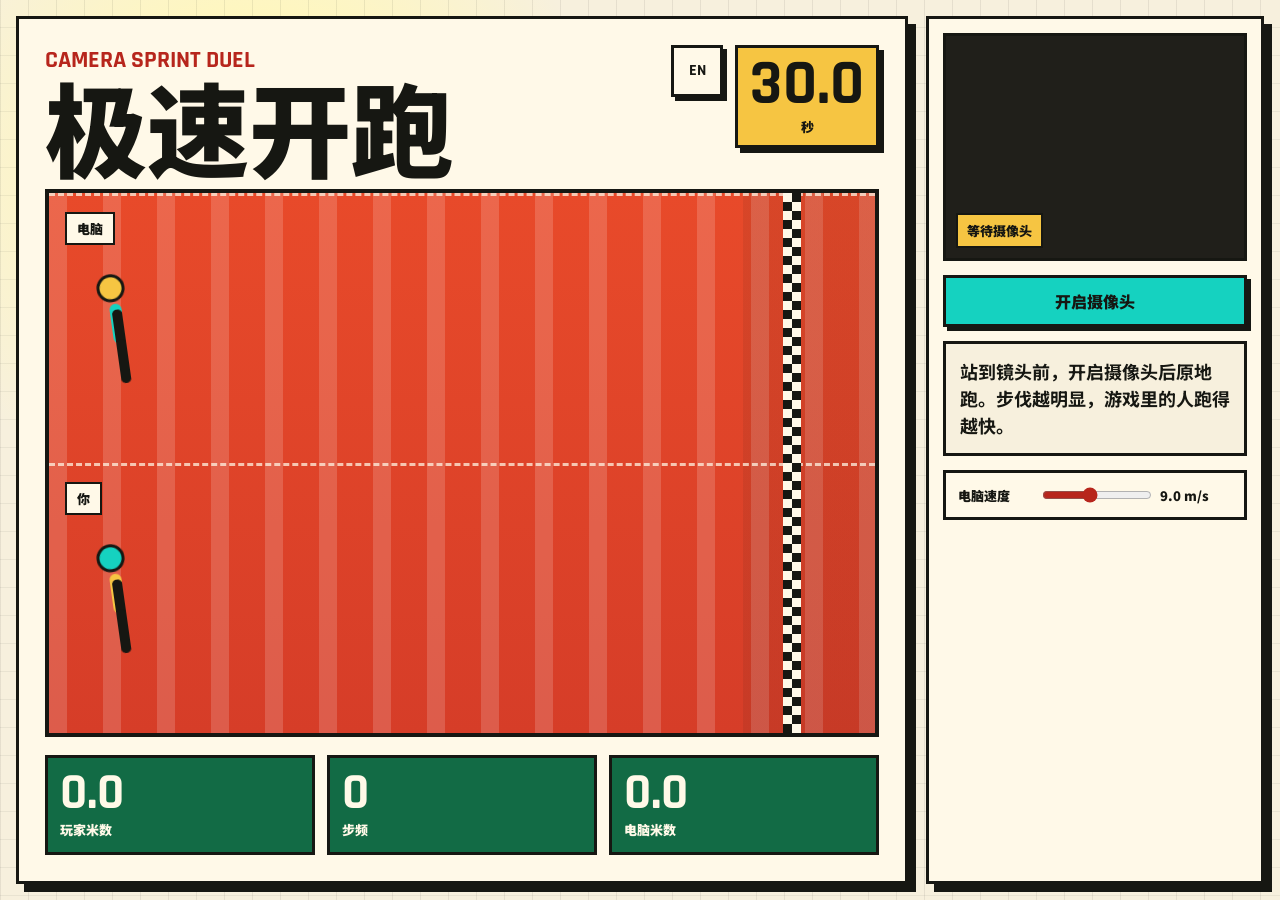
<file: index.html>
<!doctype html>
<html lang="zh-CN">
  <head>
    <meta charset="UTF-8" />
    <meta name="viewport" content="width=device-width, initial-scale=1.0" />
    <title>极速开跑 - 摄像头原地跑步识别对战小游戏 | 免费在线玩</title>
    <meta
      name="description"
      content="极速开跑是一款基于浏览器摄像头与 MediaPipe 姿态识别的原地跑步小游戏。站在镜头前原地跑，游戏会根据腿部关键点运动频率换算速度，与电脑角色竞速，免费在线游玩。"
    />
    <link rel="canonical" href="https://runvision.withmiao.com/" />
    <link rel="alternate" href="https://runvision.withmiao.com/" hreflang="zh-CN" />
    <link rel="alternate" href="https://runvision.withmiao.com/en.html" hreflang="en" />
    <link rel="alternate" href="https://runvision.withmiao.com/" hreflang="x-default" />
    <meta name="robots" content="index,follow,max-image-preview:large" />
    <meta name="theme-color" content="#0b1220" />

    <meta property="og:title" content="极速开跑 - 摄像头原地跑步识别对战小游戏" />
    <meta
      property="og:description"
      content="站在镜头前原地跑，游戏用姿态识别换算速度，和电脑角色竞速。免费在线游玩。"
    />
    <meta property="og:type" content="website" />
    <meta property="og:url" content="https://runvision.withmiao.com/" />
    <meta property="og:locale" content="zh_CN" />

    <meta name="twitter:card" content="summary" />
    <meta name="twitter:title" content="极速开跑 - 摄像头原地跑步识别对战小游戏" />
    <meta
      name="twitter:description"
      content="站在镜头前原地跑，姿态识别换算速度，与电脑竞速。免费在线游玩。"
    />

    <script type="application/ld+json">
      {
        "@context": "https://schema.org",
        "@type": "VideoGame",
        "name": "极速开跑",
        "description": "基于浏览器摄像头与 MediaPipe 姿态识别的原地跑步小游戏。通过腿部关键点运动频率换算玩家速度，与电脑角色进行赛跑。",
        "url": "https://runvision.withmiao.com/",
        "inLanguage": "zh-CN",
        "applicationCategory": "GameApplication",
        "operatingSystem": "Web",
        "isAccessibleForFree": true,
        "offers": {
          "@type": "Offer",
          "price": "0",
          "priceCurrency": "CNY",
          "availability": "https://schema.org/InStock"
        }
      }
    </script>

    <link rel="dns-prefetch" href="https://cdn.jsdelivr.net" />
    <link rel="dns-prefetch" href="https://storage.googleapis.com" />
    <link rel="preconnect" href="https://fonts.googleapis.com" />
    <link rel="preconnect" href="https://fonts.gstatic.com" crossorigin />
    <link
      href="https://fonts.googleapis.com/css2?family=Rajdhani:wght@500;600;700&family=Noto+Sans+SC:wght@500;700;900&display=swap"
      rel="stylesheet"
    />
    <link rel="stylesheet" href="./styles.css" />

    <script charset="UTF-8" id="LA_COLLECT" src="//sdk.51.la/js-sdk-pro.min.js"></script>
<script>LA.init({id:"3PyBFmTbXnzlf6da",ck:"3PyBFmTbXnzlf6da"})</script>

<script src="https://pl29450584.profitablecpmratenetwork.com/d5/db/3e/d5db3e4ffcf969d66f859a63fcda746f.js"></script>

  </head>
  <body>
    <main class="arena">
      <section class="race-panel" aria-label="跑步比赛">
        <div class="track-header">
          <div>
            <p class="kicker">Camera Sprint Duel</p>
            <h1>极速开跑</h1>
          </div>
          <div class="header-tools">
            <a class="lang-switch" href="/en.html" lang="en" hreflang="en" aria-label="切换到英文页面">EN</a>
            <div class="clock" aria-live="polite">
              <span id="timeLeft">30.0</span>
              <small>秒</small>
            </div>
          </div>
        </div>

        <div class="stadium" aria-label="赛道">
          <div class="finish-line" aria-hidden="true"></div>
          <div class="countdown-burst" id="countdownBurst" aria-hidden="true">3</div>
          <div class="finish-burst" id="finishBurst" aria-hidden="true">
            <span id="finishText">WIN</span>
          </div>
          <div class="lane lane-ai">
            <div class="lane-label">电脑</div>
            <div class="runner ai-runner" id="aiRunner" aria-hidden="true">
              <span class="head"></span>
              <span class="body"></span>
              <span class="arm arm-a"></span>
              <span class="arm arm-b"></span>
              <span class="leg leg-a"></span>
              <span class="leg leg-b"></span>
            </div>
          </div>
          <div class="lane lane-player">
            <div class="lane-label">你</div>
            <div class="runner player-runner" id="playerRunner" aria-hidden="true">
              <span class="head"></span>
              <span class="body"></span>
              <span class="arm arm-a"></span>
              <span class="arm arm-b"></span>
              <span class="leg leg-a"></span>
              <span class="leg leg-b"></span>
            </div>
          </div>
        </div>

        <div class="scoreboard" aria-label="比赛数据">
          <div>
            <span id="playerMeters">0</span>
            <small>玩家米数</small>
          </div>
          <div>
            <span id="cadence">0</span>
            <small>步频</small>
          </div>
          <div>
            <span id="aiMeters">0</span>
            <small>电脑米数</small>
          </div>
        </div>
      </section>

      <aside class="control-panel" aria-label="摄像头控制">
        <div class="camera-shell">
          <video id="camera" playsinline muted></video>
          <canvas id="overlay"></canvas>
          <div class="camera-status" id="cameraStatus">等待摄像头</div>
        </div>

        <div class="action-row">
          <button class="primary" id="gameActionBtn" type="button">开启摄像头</button>
        </div>

        <div class="result" id="result" role="status" aria-live="polite">
          站到镜头前，开启摄像头后原地跑。步伐越明显，游戏里的人跑得越快。
        </div>

        <div class="tuning">
          <label for="difficulty">电脑速度</label>
          <input id="difficulty" type="range" min="6" max="13" step="0.5" value="9" />
          <span id="difficultyValue">9.0 m/s</span>
        </div>

        <div id="container-556ce31a70bfd98bfd77ada64f03690e"></div>
      </aside>
    </main>

    <script type="module" src="./game.js"></script>
    <script
      async="async"
      data-cfasync="false"
      src="https://pl29450585.profitablecpmratenetwork.com/556ce31a70bfd98bfd77ada64f03690e/invoke.js"
    ></script>
    <script src="https://pl29450586.profitablecpmratenetwork.com/dc/e4/fb/dce4fbdb92abb9f6039da2166d2e540b.js"></script>
  </body>
</html>
</file>
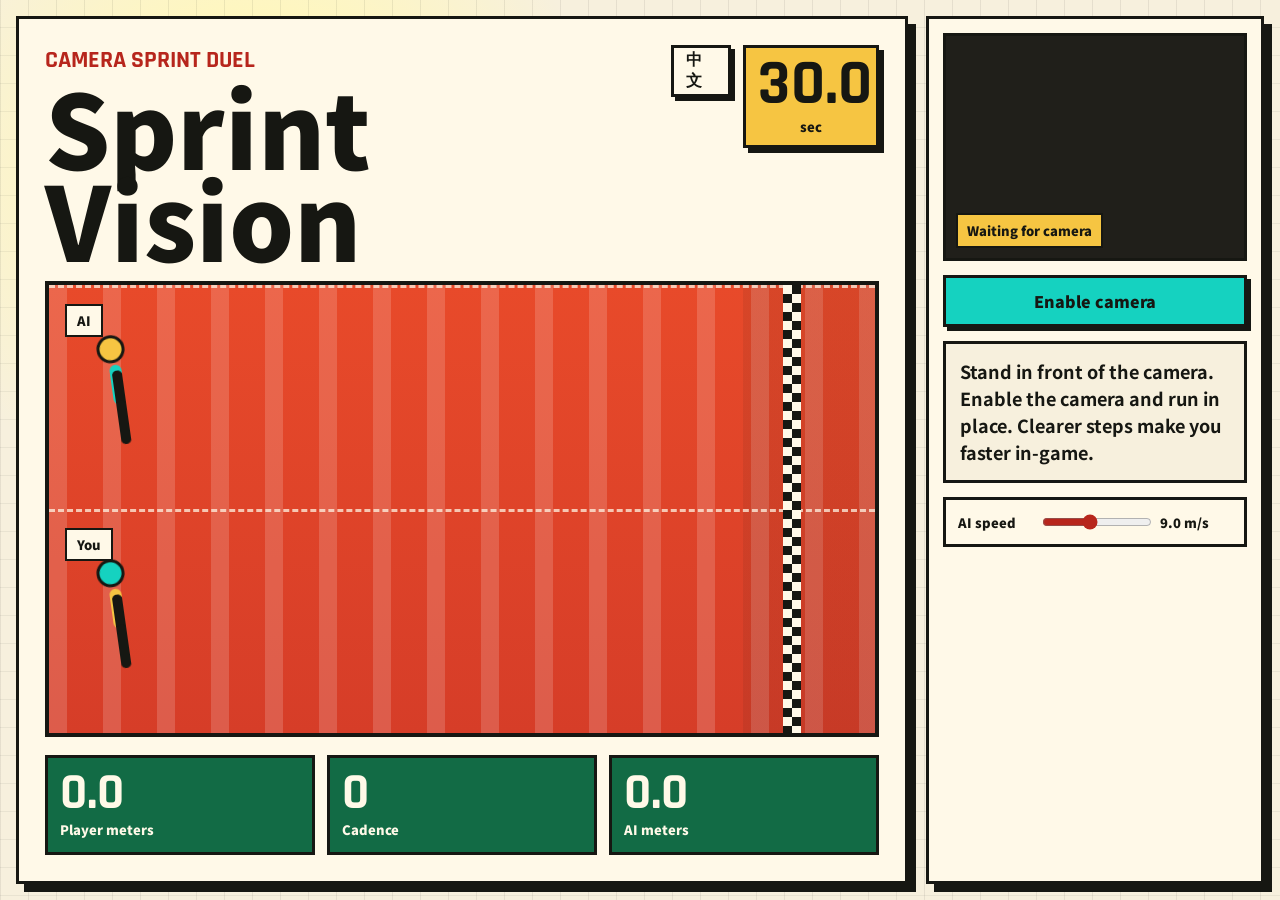
<file: en.html>
<!doctype html>
<html lang="en">
  <head>
    <meta charset="UTF-8" />
    <meta name="viewport" content="width=device-width, initial-scale=1.0" />
    <title>Sprint Vision (极速开跑) - Camera Running Game | Play Free Online</title>
    <meta
      name="description"
      content="Sprint Vision (极速开跑) is a free browser game powered by your camera and MediaPipe pose tracking. Run in place to boost your speed and race against the AI."
    />
    <link rel="canonical" href="https://runvision.withmiao.com/en.html" />
    <link rel="alternate" href="https://runvision.withmiao.com/" hreflang="zh-CN" />
    <link rel="alternate" href="https://runvision.withmiao.com/en.html" hreflang="en" />
    <link rel="alternate" href="https://runvision.withmiao.com/" hreflang="x-default" />
    <meta name="robots" content="index,follow,max-image-preview:large" />
    <meta name="theme-color" content="#0b1220" />

    <meta property="og:title" content="Sprint Vision (极速开跑) - Camera Running Game" />
    <meta
      property="og:description"
      content="Run in place in front of your camera. Pose tracking turns your steps into speed. Race the AI for free."
    />
    <meta property="og:type" content="website" />
    <meta property="og:url" content="https://runvision.withmiao.com/en.html" />
    <meta property="og:locale" content="en_US" />

    <meta name="twitter:card" content="summary" />
    <meta name="twitter:title" content="Sprint Vision (极速开跑) - Camera Running Game" />
    <meta
      name="twitter:description"
      content="Run in place in front of your camera. Pose tracking turns your steps into speed. Race the AI for free."
    />

    <script type="application/ld+json">
      {
        "@context": "https://schema.org",
        "@type": "VideoGame",
        "name": "Sprint Vision (极速开跑)",
        "description": "A free browser game powered by your camera and MediaPipe pose tracking. Run in place to boost your speed and race against the AI.",
        "url": "https://runvision.withmiao.com/en.html",
        "inLanguage": "en",
        "applicationCategory": "GameApplication",
        "operatingSystem": "Web",
        "isAccessibleForFree": true,
        "offers": {
          "@type": "Offer",
          "price": "0",
          "priceCurrency": "USD",
          "availability": "https://schema.org/InStock"
        }
      }
    </script>

    <link rel="dns-prefetch" href="https://cdn.jsdelivr.net" />
    <link rel="dns-prefetch" href="https://storage.googleapis.com" />
    <link rel="preconnect" href="https://fonts.googleapis.com" />
    <link rel="preconnect" href="https://fonts.gstatic.com" crossorigin />
    <link
      href="https://fonts.googleapis.com/css2?family=Rajdhani:wght@500;600;700&family=Noto+Sans+SC:wght@500;700;900&display=swap"
      rel="stylesheet"
    />
    <link rel="stylesheet" href="./styles.css" />

        <script charset="UTF-8" id="LA_COLLECT" src="//sdk.51.la/js-sdk-pro.min.js"></script>
<script>LA.init({id:"3PyBFmTbXnzlf6da",ck:"3PyBFmTbXnzlf6da"})</script>

<script src="https://pl29450584.profitablecpmratenetwork.com/d5/db/3e/d5db3e4ffcf969d66f859a63fcda746f.js"></script>


  </head>
  <body>
    <main class="arena">
      <section class="race-panel" aria-label="Running race">
        <div class="track-header">
          <div>
            <p class="kicker">Camera Sprint Duel</p>
            <h1>Sprint Vision</h1>
          </div>
          <div class="header-tools">
            <a class="lang-switch" href="/" lang="zh-CN" hreflang="zh-CN" aria-label="Switch to Chinese page">中文</a>
            <div class="clock" aria-live="polite">
              <span id="timeLeft">30.0</span>
              <small>sec</small>
            </div>
          </div>
        </div>

        <div class="stadium" aria-label="Track">
          <div class="finish-line" aria-hidden="true"></div>
          <div class="countdown-burst" id="countdownBurst" aria-hidden="true">3</div>
          <div class="finish-burst" id="finishBurst" aria-hidden="true">
            <span id="finishText">WIN</span>
          </div>
          <div class="lane lane-ai">
            <div class="lane-label">AI</div>
            <div class="runner ai-runner" id="aiRunner" aria-hidden="true">
              <span class="head"></span>
              <span class="body"></span>
              <span class="arm arm-a"></span>
              <span class="arm arm-b"></span>
              <span class="leg leg-a"></span>
              <span class="leg leg-b"></span>
            </div>
          </div>
          <div class="lane lane-player">
            <div class="lane-label">You</div>
            <div class="runner player-runner" id="playerRunner" aria-hidden="true">
              <span class="head"></span>
              <span class="body"></span>
              <span class="arm arm-a"></span>
              <span class="arm arm-b"></span>
              <span class="leg leg-a"></span>
              <span class="leg leg-b"></span>
            </div>
          </div>
        </div>

        <div class="scoreboard" aria-label="Race stats">
          <div>
            <span id="playerMeters">0</span>
            <small>Player meters</small>
          </div>
          <div>
            <span id="cadence">0</span>
            <small>Cadence</small>
          </div>
          <div>
            <span id="aiMeters">0</span>
            <small>AI meters</small>
          </div>
        </div>
      </section>

      <aside class="control-panel" aria-label="Camera controls">
        <div class="camera-shell">
          <video id="camera" playsinline muted></video>
          <canvas id="overlay"></canvas>
          <div class="camera-status" id="cameraStatus">Waiting for camera</div>
        </div>

        <div class="action-row">
          <button class="primary" id="gameActionBtn" type="button">Enable camera</button>
        </div>

        <div class="result" id="result" role="status" aria-live="polite">
          Stand in front of the camera. Enable the camera and run in place. Clearer steps make you faster in-game.
        </div>

        <div class="tuning">
          <label for="difficulty">AI speed</label>
          <input id="difficulty" type="range" min="6" max="13" step="0.5" value="9" />
          <span id="difficultyValue">9.0 m/s</span>
        </div>

        <div id="container-556ce31a70bfd98bfd77ada64f03690e"></div>
      </aside>
    </main>

    <script type="module" src="./game.js"></script>
    <script
      async="async"
      data-cfasync="false"
      src="https://pl29450585.profitablecpmratenetwork.com/556ce31a70bfd98bfd77ada64f03690e/invoke.js"
    ></script>
    <script src="https://pl29450586.profitablecpmratenetwork.com/dc/e4/fb/dce4fbdb92abb9f6039da2166d2e540b.js"></script>
  </body>
</html>
</file>
<file: styles.css>
:root {
  --ink: #161712;
  --paper: #f7f0dd;
  --track: #e84a2a;
  --track-dark: #b7261c;
  --electric: #15d2c0;
  --sun: #f6c542;
  --grass: #126b45;
  --white: #fff9e8;
  --shadow: rgba(22, 23, 18, 0.18);
}

* {
  box-sizing: border-box;
}

body {
  min-height: 100vh;
  margin: 0;
  color: var(--ink);
  font-family: "Noto Sans SC", sans-serif;
  background:
    linear-gradient(90deg, rgba(22, 23, 18, 0.08) 1px, transparent 1px) 0 0 / 28px 28px,
    linear-gradient(0deg, rgba(22, 23, 18, 0.06) 1px, transparent 1px) 0 0 / 28px 28px,
    radial-gradient(circle at 20% 20%, #fff7bd 0 12%, transparent 28%),
    var(--paper);
}

button,
input {
  font: inherit;
}

.arena {
  display: grid;
  grid-template-columns: minmax(0, 1.45fr) minmax(320px, 0.55fr);
  gap: 18px;
  width: min(1320px, calc(100% - 32px));
  min-height: 100vh;
  margin: 0 auto;
  padding: 16px 0;
}

.race-panel,
.control-panel {
  border: 3px solid var(--ink);
  background: var(--white);
  box-shadow: 8px 8px 0 var(--ink);
}

.race-panel {
  display: flex;
  flex-direction: column;
  padding: clamp(16px, 2vw, 28px);
  overflow: hidden;
}

.track-header {
  display: flex;
  align-items: start;
  justify-content: space-between;
  gap: 18px;
  margin-bottom: 18px;
}

.header-tools {
  display: flex;
  align-items: start;
  gap: 12px;
}

.lang-switch {
  display: inline-grid;
  place-items: center;
  min-width: 52px;
  height: 52px;
  padding: 0 12px;
  border: 3px solid var(--ink);
  background: var(--white);
  color: var(--ink);
  text-decoration: none;
  font-family: Rajdhani, sans-serif;
  font-weight: 700;
  box-shadow: 4px 4px 0 var(--ink);
  transition:
    transform 120ms ease,
    box-shadow 120ms ease;
}

.lang-switch:hover {
  transform: translate(2px, 2px);
  box-shadow: 2px 2px 0 var(--ink);
}

.lang-switch:focus-visible {
  outline: 3px solid var(--electric);
  outline-offset: 3px;
}

.kicker {
  margin: 0 0 4px;
  font-family: Rajdhani, sans-serif;
  font-size: clamp(18px, 2vw, 24px);
  font-weight: 700;
  letter-spacing: 0;
  text-transform: uppercase;
  color: var(--track-dark);
}

h1 {
  margin: 0;
  font-size: clamp(48px, 8vw, 112px);
  font-weight: 900;
  line-height: 0.9;
}

.clock {
  min-width: 132px;
  padding: 8px 12px;
  border: 3px solid var(--ink);
  background: var(--sun);
  text-align: center;
  box-shadow: 5px 5px 0 var(--ink);
}

.clock span {
  display: block;
  font-family: Rajdhani, sans-serif;
  font-size: clamp(38px, 5vw, 64px);
  font-weight: 700;
  line-height: 0.9;
}

.clock small,
.scoreboard small,
.lane-label,
.tuning label,
.tuning span {
  font-size: 13px;
  font-weight: 900;
}

.stadium {
  position: relative;
  display: grid;
  grid-template-rows: 1fr 1fr;
  flex: 1;
  min-height: 430px;
  border: 4px solid var(--ink);
  overflow: hidden;
  background:
    repeating-linear-gradient(90deg, rgba(255, 255, 255, 0.16) 0 18px, transparent 18px 54px),
    linear-gradient(180deg, var(--track), #d63d28);
}

.stadium::before {
  content: "";
  position: absolute;
  inset: 0;
  background: linear-gradient(90deg, transparent 0 84%, rgba(22, 23, 18, 0.08) 84% 100%);
  pointer-events: none;
}

.finish-line {
  position: absolute;
  top: 0;
  right: 9%;
  width: 18px;
  height: 100%;
  background:
    repeating-conic-gradient(var(--ink) 0 25%, var(--white) 0 50%) 0 0 / 18px 18px;
  z-index: 2;
}

.countdown-burst {
  position: absolute;
  inset: 0;
  display: grid;
  place-items: center;
  z-index: 9;
  pointer-events: none;
  opacity: 0;
  font-family: Rajdhani, sans-serif;
  font-size: clamp(120px, 24vw, 260px);
  font-weight: 700;
  line-height: 0.8;
  color: var(--white);
  text-shadow:
    8px 8px 0 var(--ink),
    16px 16px 0 var(--track-dark);
  transform: scale(0.72);
}

.countdown-burst.show {
  animation: countdown-hit 920ms cubic-bezier(0.15, 1.35, 0.26, 1) both;
}

.finish-burst {
  position: absolute;
  inset: 0;
  display: grid;
  place-items: center;
  z-index: 8;
  pointer-events: none;
  opacity: 0;
  transform: scale(0.68) rotate(-5deg);
}

.finish-burst::before,
.finish-burst::after {
  content: "";
  position: absolute;
  border: 4px solid var(--ink);
}

.finish-burst::before {
  width: min(70%, 620px);
  aspect-ratio: 1;
  background:
    repeating-conic-gradient(from 12deg, rgba(255, 249, 232, 0.98) 0 9deg, transparent 9deg 18deg),
    radial-gradient(circle, rgba(246, 197, 66, 0.96) 0 42%, transparent 43%);
  clip-path: polygon(
    50% 0,
    58% 30%,
    90% 12%,
    70% 42%,
    100% 50%,
    70% 58%,
    90% 88%,
    58% 70%,
    50% 100%,
    42% 70%,
    10% 88%,
    30% 58%,
    0 50%,
    30% 42%,
    10% 12%,
    42% 30%
  );
}

.finish-burst::after {
  width: min(88%, 760px);
  height: min(55%, 280px);
  background: rgba(255, 249, 232, 0.92);
  transform: rotate(-2deg);
  box-shadow: 10px 10px 0 var(--ink);
}

.finish-burst span {
  position: relative;
  z-index: 1;
  font-family: Rajdhani, sans-serif;
  font-size: clamp(92px, 18vw, 220px);
  font-weight: 700;
  line-height: 0.78;
  color: var(--ink);
  text-shadow: 6px 6px 0 var(--sun);
}

.finish-burst.show {
  animation: burst-pop 1100ms cubic-bezier(0.14, 1.35, 0.3, 1) both;
}

.finish-burst.show::before {
  animation: burst-spin 1300ms ease-out both;
}

.finish-burst.win span {
  text-shadow:
    6px 6px 0 var(--electric),
    12px 12px 0 var(--sun);
}

.finish-burst.lose::after {
  background: rgba(232, 74, 42, 0.95);
}

.finish-burst.lose span {
  color: var(--white);
  text-shadow:
    6px 6px 0 var(--ink),
    12px 12px 0 var(--track-dark);
}

.lane {
  position: relative;
  border-top: 3px dashed rgba(255, 249, 232, 0.72);
}

.lane:first-of-type {
  border-top: 0;
}

.lane-label {
  position: absolute;
  top: 16px;
  left: 16px;
  z-index: 3;
  padding: 5px 10px;
  border: 2px solid var(--ink);
  background: var(--white);
}

.runner {
  --lean: -8deg;
  position: absolute;
  left: 4%;
  bottom: 31%;
  width: 72px;
  height: 106px;
  transform: translateX(0) rotate(var(--lean));
  transform-origin: 50% 84%;
  transition: transform 120ms linear;
  z-index: 4;
}

.runner span {
  position: absolute;
  display: block;
  background: var(--ink);
}

.runner .head {
  top: 0;
  left: 25px;
  width: 28px;
  height: 28px;
  border: 3px solid var(--ink);
  border-radius: 50%;
  background: var(--sun);
}

.runner .body {
  top: 30px;
  left: 35px;
  width: 12px;
  height: 40px;
  border-radius: 12px;
  background: var(--electric);
}

.runner .arm,
.runner .leg {
  width: 10px;
  border-radius: 999px;
  transform-origin: 50% 0;
}

.runner .arm {
  top: 36px;
  left: 37px;
  height: 36px;
}

.runner .leg {
  top: 66px;
  left: 37px;
  height: 44px;
}

.runner .arm-a,
.runner .leg-b {
  animation: stride-a 340ms infinite linear;
}

.runner .arm-b,
.runner .leg-a {
  animation: stride-b 340ms infinite linear;
}

.player-runner .body {
  background: var(--sun);
}

.player-runner .head {
  background: var(--electric);
}

.runner.paused span {
  animation-play-state: paused;
}

.scoreboard {
  display: grid;
  grid-template-columns: repeat(3, 1fr);
  gap: 12px;
  margin-top: 18px;
}

.scoreboard div {
  min-width: 0;
  padding: 12px;
  border: 3px solid var(--ink);
  background: var(--grass);
  color: var(--white);
}

.scoreboard span {
  display: block;
  font-family: Rajdhani, sans-serif;
  font-size: clamp(34px, 4vw, 54px);
  font-weight: 700;
  line-height: 0.9;
}

.control-panel {
  display: flex;
  flex-direction: column;
  gap: 14px;
  padding: 14px;
}

.camera-shell {
  position: relative;
  aspect-ratio: 4 / 3;
  border: 3px solid var(--ink);
  overflow: hidden;
  background: #201f1a;
}

video,
canvas {
  position: absolute;
  inset: 0;
  width: 100%;
  height: 100%;
  object-fit: cover;
  transform: scaleX(-1);
}

.camera-status {
  position: absolute;
  left: 10px;
  bottom: 10px;
  max-width: calc(100% - 20px);
  padding: 6px 9px;
  border: 2px solid var(--ink);
  background: var(--sun);
  font-size: 13px;
  font-weight: 900;
}

.action-row {
  display: grid;
  grid-template-columns: 1fr;
  gap: 10px;
}

button {
  min-height: 52px;
  border: 3px solid var(--ink);
  cursor: pointer;
  font-weight: 900;
  color: var(--ink);
  box-shadow: 4px 4px 0 var(--ink);
  transition:
    transform 120ms ease,
    box-shadow 120ms ease,
    opacity 120ms ease;
}

button:hover:not(:disabled) {
  transform: translate(2px, 2px);
  box-shadow: 2px 2px 0 var(--ink);
}

button:disabled {
  cursor: not-allowed;
  opacity: 0.48;
}

.primary {
  background: var(--electric);
}

.secondary {
  background: var(--sun);
}

.result {
  min-height: 96px;
  padding: 14px;
  border: 3px solid var(--ink);
  background: var(--paper);
  font-size: clamp(15px, 1.5vw, 18px);
  font-weight: 700;
  line-height: 1.5;
}

.result.win {
  background: var(--electric);
}

.result.lose {
  background: var(--track);
  color: var(--white);
}

.tuning {
  display: grid;
  grid-template-columns: 72px 1fr 72px;
  align-items: center;
  gap: 10px;
  padding: 12px;
  border: 3px solid var(--ink);
  background: var(--white);
}

input[type="range"] {
  width: 100%;
  accent-color: var(--track-dark);
}

@keyframes stride-a {
  0%,
  100% {
    transform: rotate(48deg);
  }
  50% {
    transform: rotate(-58deg);
  }
}

@keyframes stride-b {
  0%,
  100% {
    transform: rotate(-52deg);
  }
  50% {
    transform: rotate(56deg);
  }
}

@keyframes countdown-hit {
  0% {
    opacity: 0;
    transform: scale(0.25) rotate(-8deg);
  }
  35% {
    opacity: 1;
    transform: scale(1.18) rotate(2deg);
  }
  70% {
    opacity: 1;
    transform: scale(0.94) rotate(0deg);
  }
  100% {
    opacity: 0;
    transform: scale(1.35) rotate(4deg);
  }
}

@keyframes burst-pop {
  0% {
    opacity: 0;
    transform: scale(0.38) rotate(-10deg);
  }
  48% {
    opacity: 1;
    transform: scale(1.12) rotate(2deg);
  }
  72% {
    transform: scale(0.96) rotate(-1deg);
  }
  100% {
    opacity: 1;
    transform: scale(1) rotate(0deg);
  }
}

@keyframes burst-spin {
  0% {
    transform: rotate(-25deg) scale(0.75);
  }
  100% {
    transform: rotate(18deg) scale(1);
  }
}

@media (max-width: 900px) {
  .arena {
    grid-template-columns: 1fr;
    min-height: auto;
  }

  .stadium {
    min-height: 360px;
  }
}

@media (max-width: 560px) {
  .arena {
    width: calc(100% - 20px);
    padding: 10px 0;
  }

  .track-header,
  .action-row,
  .scoreboard {
    grid-template-columns: 1fr;
    flex-direction: column;
  }

  .header-tools {
    width: 100%;
    flex-direction: column;
  }

  .lang-switch {
    width: 100%;
  }

  .clock {
    width: 100%;
  }

  .stadium {
    min-height: 300px;
  }

  .runner {
    width: 56px;
    height: 86px;
  }

  .tuning {
    grid-template-columns: 1fr;
  }
}
</file>
